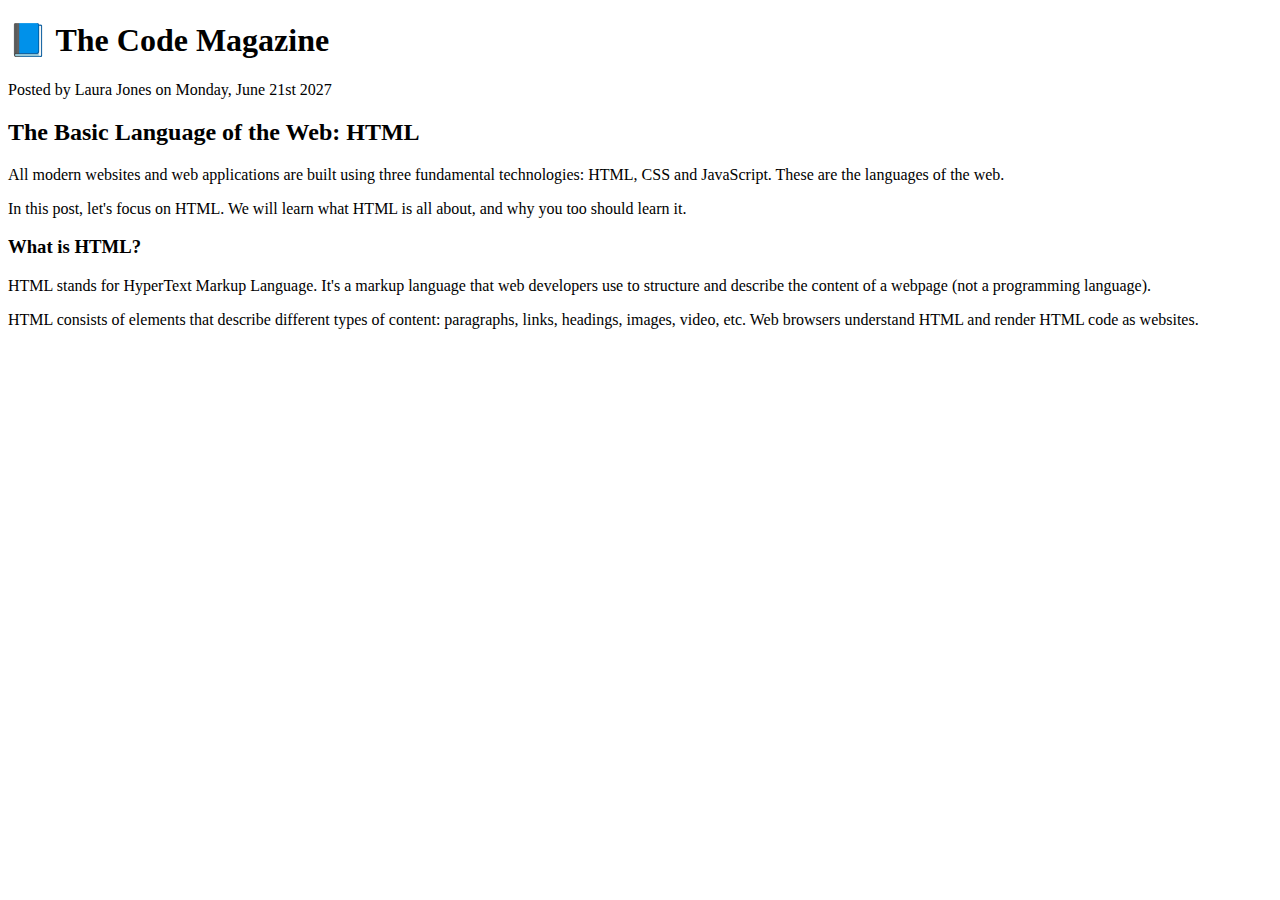
<file: starter/02-HTML-Fundamentals/index.html>
<!DOCTYPE html>
<html>
  <head>
    <title>The Basic Language of the Web: HTML</title>
  </head>
  <body>
    <h1>📘 The Code Magazine</h1>
    <p>Posted by Laura Jones on Monday, June 21st 2027</p>

    <h2>The Basic Language of the Web: HTML</h2>
    <p>
      All modern websites and web applications are built using three fundamental
      technologies: HTML, CSS and JavaScript. These are the languages of the
      web.
    </p>

    <p>
      In this post, let's focus on HTML. We will learn what HTML is all about,
      and why you too should learn it.
    </p>

    <h3>What is HTML?</h3>
    <p>
      HTML stands for HyperText Markup Language. It's a markup language that web
      developers use to structure and describe the content of a webpage (not a
      programming language).
    </p>

    <p>
      HTML consists of elements that describe different types of content:
      paragraphs, links, headings, images, video, etc. Web browsers understand
      HTML and render HTML code as websites.
    </p>

    <h3></h3>
  </body>
</html>
</file>
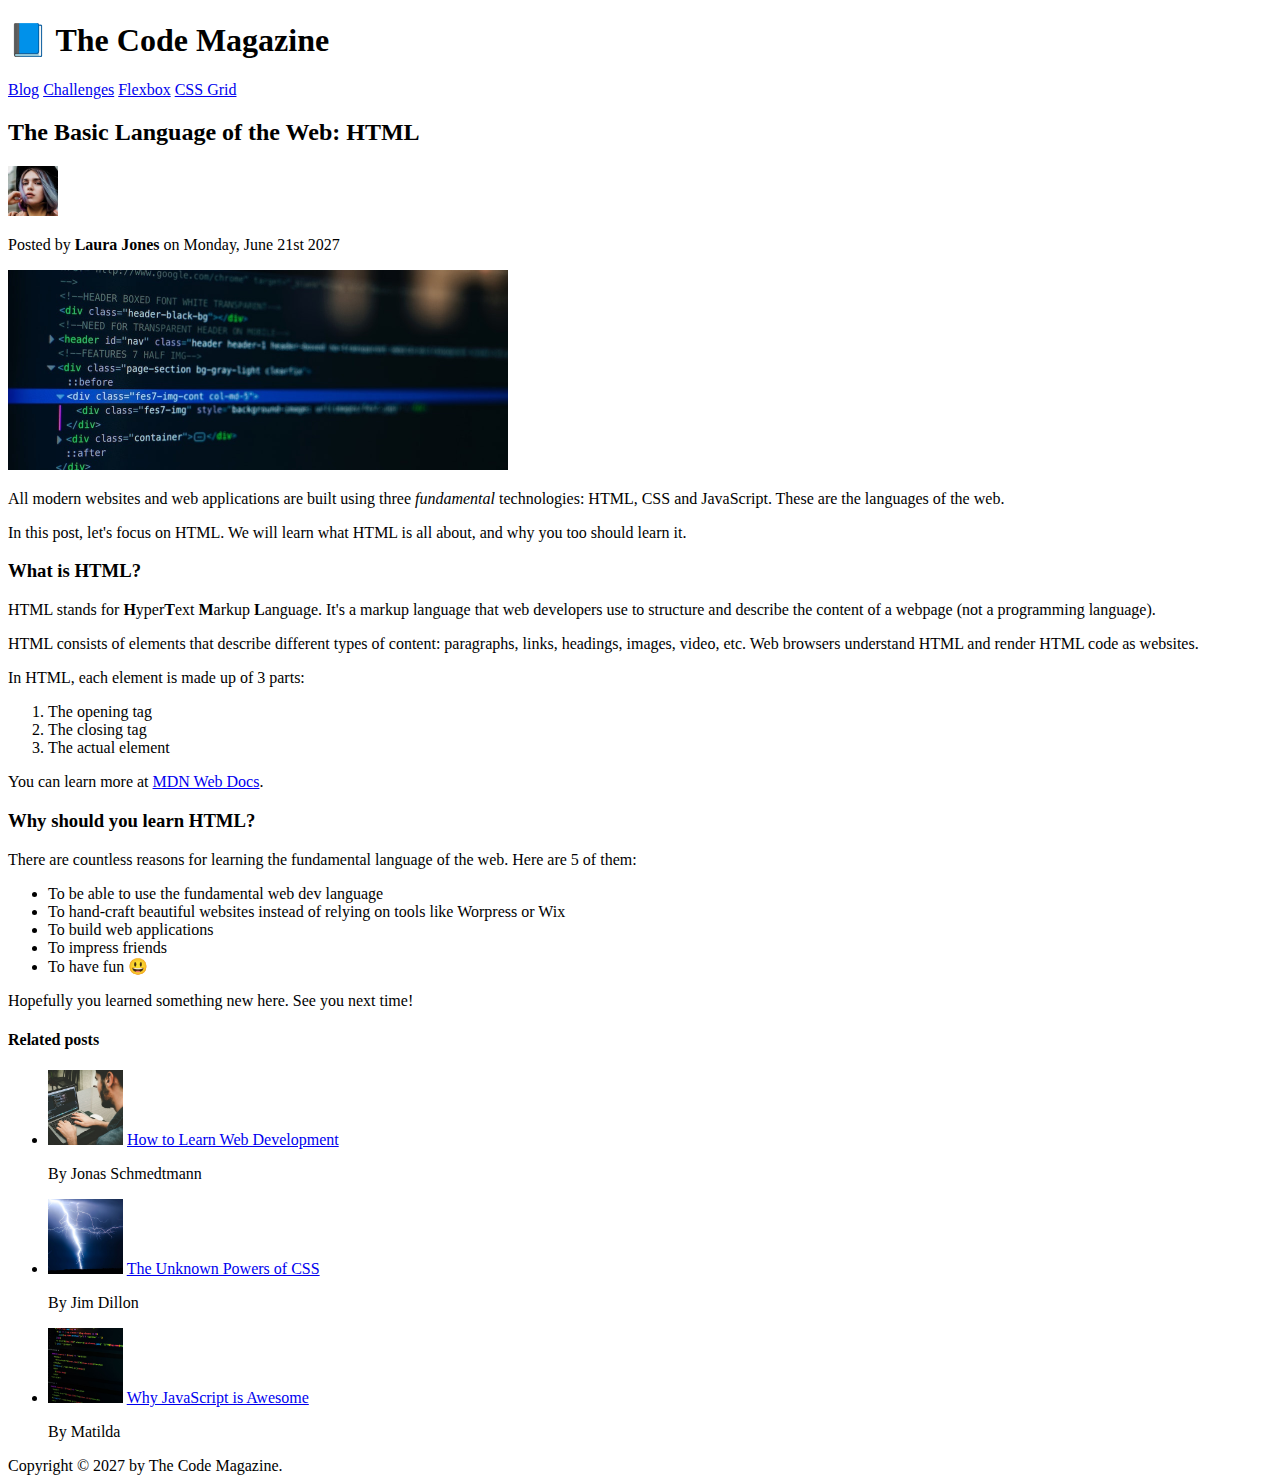
<file: starter/03-CSS-Fundamentals/index.html>
<!DOCTYPE html>
<html lang="en">
  <head>
    <meta charset="UTF-8" />
    <title>The Basic Language of the Web: HTML</title>
  </head>

  <body>
    <!--
    <h1>The Basic Language of the Web: HTML</h1>
    <h2>The Basic Language of the Web: HTML</h2>
    <h3>The Basic Language of the Web: HTML</h3>
    <h4>The Basic Language of the Web: HTML</h4>
    <h5>The Basic Language of the Web: HTML</h5>
    <h6>The Basic Language of the Web: HTML</h6>
    -->

    <header>
      <h1>📘 The Code Magazine</h1>

      <nav>
        <a href="blog.html">Blog</a>
        <a href="#">Challenges</a>
        <a href="#">Flexbox</a>
        <a href="#">CSS Grid</a>
      </nav>
    </header>

    <article>
      <header>
        <h2>The Basic Language of the Web: HTML</h2>

        <img
          src="img/laura-jones.jpg"
          alt="Headshot of Laura Jones"
          height="50"
          width="50"
        />

        <p>Posted by <strong>Laura Jones</strong> on Monday, June 21st 2027</p>

        <img
          src="img/post-img.jpg"
          alt="HTML code on a screen"
          width="500"
          height="200"
        />
      </header>

      <p>
        All modern websites and web applications are built using three
        <em>fundamental</em>
        technologies: HTML, CSS and JavaScript. These are the languages of the
        web.
      </p>

      <p>
        In this post, let's focus on HTML. We will learn what HTML is all about,
        and why you too should learn it.
      </p>

      <h3>What is HTML?</h3>
      <p>
        HTML stands for <strong>H</strong>yper<strong>T</strong>ext
        <strong>M</strong>arkup <strong>L</strong>anguage. It's a markup
        language that web developers use to structure and describe the content
        of a webpage (not a programming language).
      </p>
      <p>
        HTML consists of elements that describe different types of content:
        paragraphs, links, headings, images, video, etc. Web browsers understand
        HTML and render HTML code as websites.
      </p>
      <p>In HTML, each element is made up of 3 parts:</p>

      <ol>
        <li>The opening tag</li>
        <li>The closing tag</li>
        <li>The actual element</li>
      </ol>

      <p>
        You can learn more at
        <a
          href="https://developer.mozilla.org/en-US/docs/Web/HTML"
          target="_blank"
          >MDN Web Docs</a
        >.
      </p>

      <h3>Why should you learn HTML?</h3>

      <p>
        There are countless reasons for learning the fundamental language of the
        web. Here are 5 of them:
      </p>

      <ul>
        <li>To be able to use the fundamental web dev language</li>
        <li>
          To hand-craft beautiful websites instead of relying on tools like
          Worpress or Wix
        </li>
        <li>To build web applications</li>
        <li>To impress friends</li>
        <li>To have fun 😃</li>
      </ul>

      <p>Hopefully you learned something new here. See you next time!</p>
    </article>

    <aside>
      <h4>Related posts</h4>

      <ul>
        <li>
          <img
            src="img/related-1.jpg"
            alt="Person programming"
            width="75"
            width="75"
          />
          <a href="#">How to Learn Web Development</a>
          <p>By Jonas Schmedtmann</p>
        </li>
        <li>
          <img src="img/related-2.jpg" alt="Lightning" width="75" heigth="75" />
          <a href="#">The Unknown Powers of CSS</a>
          <p>By Jim Dillon</p>
        </li>
        <li>
          <img
            src="img/related-3.jpg"
            alt="JavaScript code on a screen"
            width="75"
            height="75"
          />
          <a href="#">Why JavaScript is Awesome</a>
          <p>By Matilda</p>
        </li>
      </ul>
    </aside>

    <footer>Copyright &copy; 2027 by The Code Magazine.</footer>
  </body>
</html>
</file>
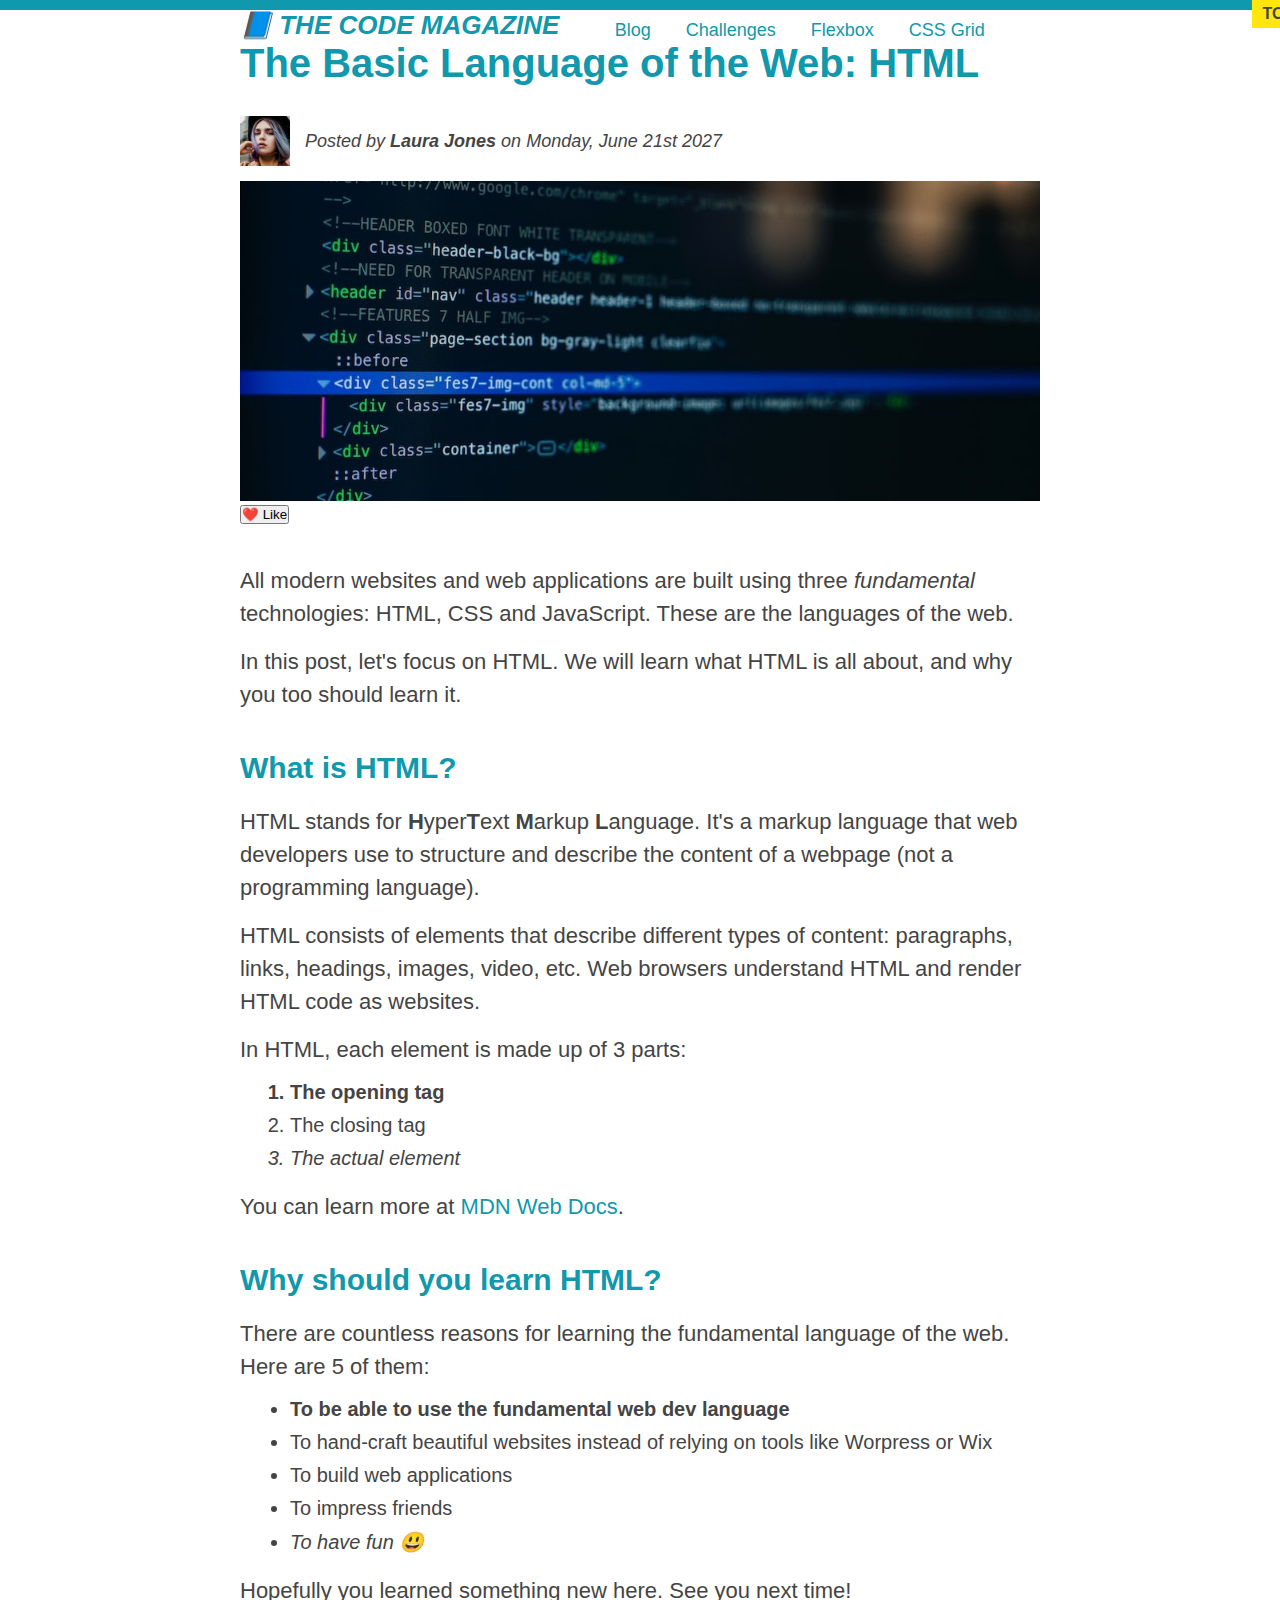
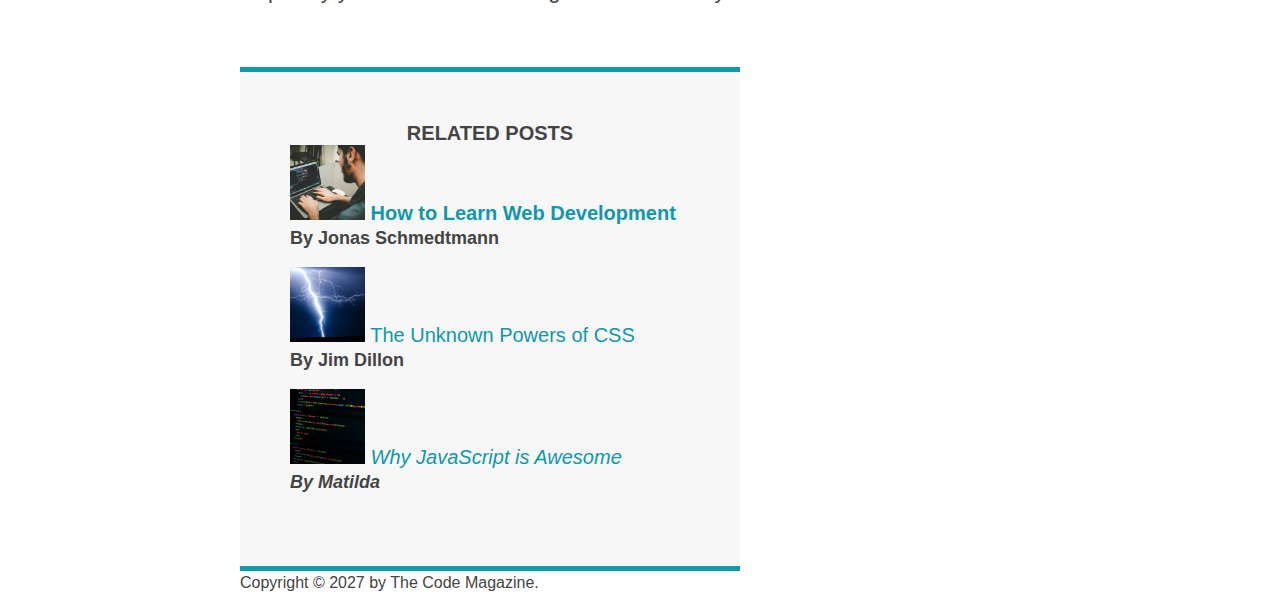
<file: starter/04-CSS-Layouts/index.html>
<!DOCTYPE html>
<html lang="en">
  <head>
    <meta charset="UTF-8" />
    <link href="style.css" rel="stylesheet" />

    <title>The Basic Language of the Web: HTML</title>
  </head>

  <body>
    <!--
    <h1>The Basic Language of the Web: HTML</h1>
    <h2>The Basic Language of the Web: HTML</h2>
    <h3>The Basic Language of the Web: HTML</h3>
    <h4>The Basic Language of the Web: HTML</h4>
    <h5>The Basic Language of the Web: HTML</h5>
    <h6>The Basic Language of the Web: HTML</h6>
    -->

    <div class="container">
      <header class="main-header clearfix">
        <h1>📘 The Code Magazine</h1>

        <nav>
          <!-- <strong>This is the navigation</strong> -->
          <a href="blog.html">Blog</a>
          <a href="#">Challenges</a>
          <a href="#">Flexbox</a>
          <a href="#">CSS Grid</a>
        </nav>

        <!-- <div class="clear"></div> -->
      </header>

      <article>
        <header class="post-header">
          <h2>The Basic Language of the Web: HTML</h2>

          <div class="author-box">
            <img
              class="author-img"
              src="img/laura-jones.jpg"
              alt="Headshot of Laura Jones"
              height="50"
              width="50"
            />

            <p id="author">
              Posted by <strong>Laura Jones</strong> on Monday, June 21st 2027
            </p>
          </div>

          <img
            src="img/post-img.jpg"
            alt="HTML code on a screen"
            width="500"
            height="200"
            class="post-img"
          />
          <button>❤️ Like</button>
        </header>

        <p>
          All modern websites and web applications are built using three
          <em>fundamental</em>
          technologies: HTML, CSS and JavaScript. These are the languages of the
          web.
        </p>

        <p>
          In this post, let's focus on HTML. We will learn what HTML is all
          about, and why you too should learn it.
        </p>

        <h3>What is HTML?</h3>
        <p>
          HTML stands for <strong>H</strong>yper<strong>T</strong>ext
          <strong>M</strong>arkup <strong>L</strong>anguage. It's a markup
          language that web developers use to structure and describe the content
          of a webpage (not a programming language).
        </p>
        <p>
          HTML consists of elements that describe different types of content:
          paragraphs, links, headings, images, video, etc. Web browsers
          understand HTML and render HTML code as websites.
        </p>
        <p>In HTML, each element is made up of 3 parts:</p>

        <ol>
          <li class="first-li">The opening tag</li>
          <li>The closing tag</li>
          <li>The actual element</li>
        </ol>

        <p>
          You can learn more at
          <a
            href="https://developer.mozilla.org/en-US/docs/Web/HTML"
            target="_blank"
            >MDN Web Docs</a
          >.
        </p>

        <h3>Why should you learn HTML?</h3>

        <p>
          There are countless reasons for learning the fundamental language of
          the web. Here are 5 of them:
        </p>

        <ul>
          <li class="first-li">
            To be able to use the fundamental web dev language
          </li>
          <li>
            To hand-craft beautiful websites instead of relying on tools like
            Worpress or Wix
          </li>
          <li>To build web applications</li>
          <li>To impress friends</li>
          <li>To have fun 😃</li>
        </ul>

        <p>Hopefully you learned something new here. See you next time!</p>
      </article>

      <aside>
        <h4>Related posts</h4>

        <ul class="related">
          <li>
            <img
              src="img/related-1.jpg"
              alt="Person programming"
              width="75"
              height="75"
            />
            <a href="#">How to Learn Web Development</a>
            <p class="related-author">By Jonas Schmedtmann</p>
          </li>
          <li>
            <img
              src="img/related-2.jpg"
              alt="Lightning"
              width="75"
              height="75"
            />
            <a href="#">The Unknown Powers of CSS</a>
            <p class="related-author">By Jim Dillon</p>
          </li>
          <li>
            <img
              src="img/related-3.jpg"
              alt="JavaScript code on a screen"
              width="75"
              height="75"
            />
            <a href="#">Why JavaScript is Awesome</a>
            <p class="related-author">By Matilda</p>
          </li>
        </ul>
      </aside>

      <footer>
        <p id="copyright" class="copyright text">
          Copyright &copy; 2027 by The Code Magazine.
        </p>
      </footer>
    </div>
  </body>
</html>
</file>
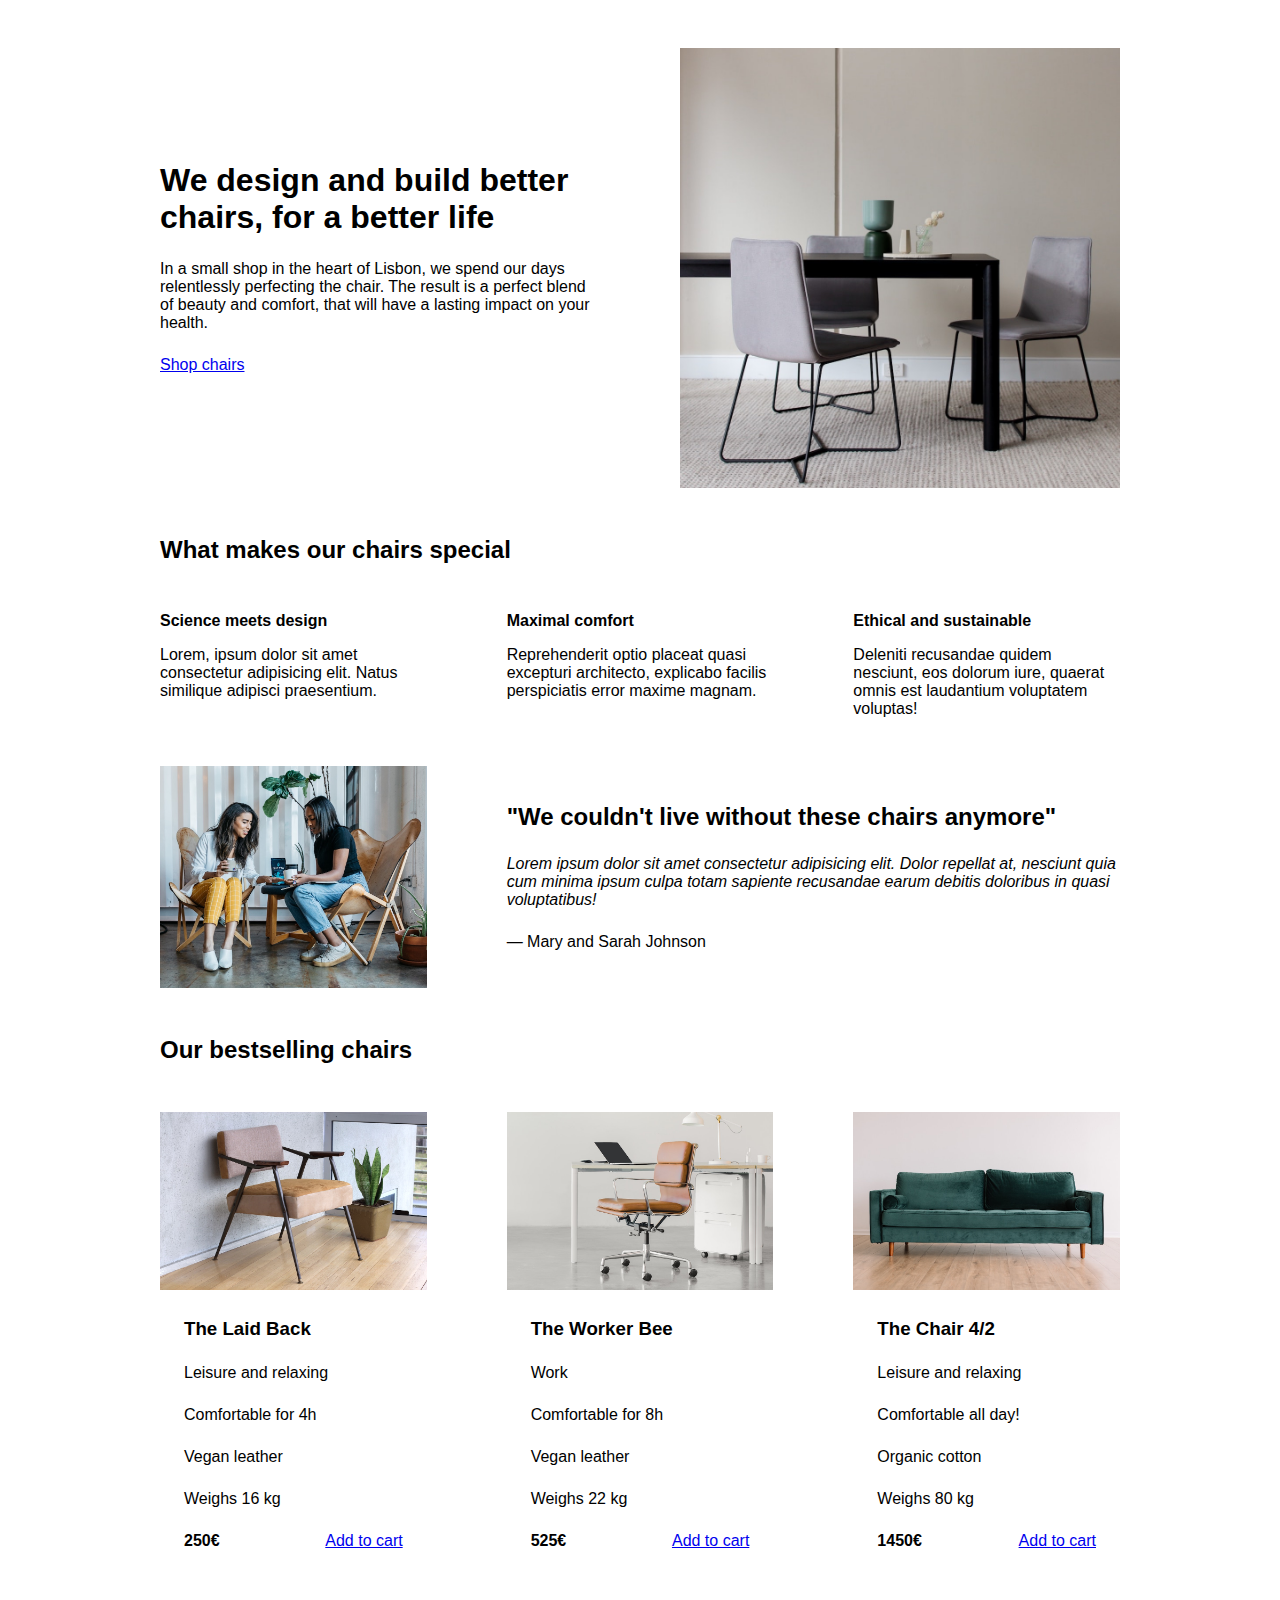
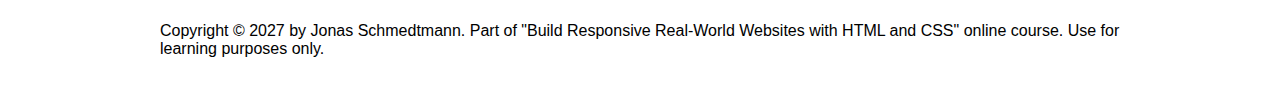
<file: starter/05-Design/index.html>
<!DOCTYPE html>
<html lang="en">
  <head>
    <meta charset="UTF-8" />
    <meta http-equiv="X-UA-Compatible" content="IE=edge" />
    <meta name="viewport" content="width=device-width, initial-scale=1.0" />

    <link rel="stylesheet" href="style.css" />
    <title>Lisbon Chair Shop</title>
  </head>
  <body>
    <div class="container">
      <header>
        <div class="header-text-box">
          <h1>We design and build better chairs, for a better life</h1>
          <p class="header-text">
            In a small shop in the heart of Lisbon, we spend our days
            relentlessly perfecting the chair. The result is a perfect blend of
            beauty and comfort, that will have a lasting impact on your health.
          </p>
          <a class="btn btn--big" href="#">Shop chairs</a>
        </div>
        <img src="hero.jpg" alt="Photo" />
      </header>

      <section>
        <h2>What makes our chairs special</h2>
        <div class="grid-3-cols">
          <div>
            <p class="features-title"><strong>Science meets design</strong></p>
            <p class="features-text">
              Lorem, ipsum dolor sit amet consectetur adipisicing elit. Natus
              similique adipisci praesentium.
            </p>
          </div>

          <div>
            <p class="features-title">
              <strong>Maximal comfort</strong>
            </p>
            <p class="features-text">
              Reprehenderit optio placeat quasi excepturi architecto, explicabo
              facilis perspiciatis error maxime magnam.
            </p>
          </div>

          <div>
            <p class="features-title">
              <strong>Ethical and sustainable</strong>
            </p>
            <p class="features-text">
              Deleniti recusandae quidem nesciunt, eos dolorum iure, quaerat
              omnis est laudantium voluptatem voluptas!
            </p>
          </div>
        </div>
      </section>

      <section class="testimonial-section">
        <div class="grid-3-cols">
          <img src="customers.jpg" alt="People sitting on chairs" />
          <div class="testimonial-box">
            <h2>"We couldn't live without these chairs anymore"</h2>
            <blockquote class="testimonial-text">
              Lorem ipsum dolor sit amet consectetur adipisicing elit. Dolor
              repellat at, nesciunt quia cum minima ipsum culpa totam sapiente
              recusandae earum debitis doloribus in quasi voluptatibus!
            </blockquote>
            <p class="testimonial-author">&mdash; Mary and Sarah Johnson</p>
          </div>
        </div>
      </section>

      <section>
        <h2>Our bestselling chairs</h2>
        <div class="grid-3-cols">
          <figure class="chair">
            <img src="chair-1.jpg" alt="Chair" />
            <div class="chair-box">
              <h3>The Laid Back</h3>
              <ul class="chair-details">
                <li>
                  <!-- Span is a generic INLINE text element, it doesn't have any meaning. It's like a div element, but inline -->
                  <span>Leisure and relaxing</span>
                </li>
                <li>
                  <span>Comfortable for 4h</span>
                </li>
                <li>
                  <span>Vegan leather</span>
                </li>
                <li>
                  <span>Weighs 16 kg</span>
                </li>
              </ul>
              <div class="chair-price">
                <strong>250€</strong>
                <a href="#" class="btn btn--small">Add to cart</a>
              </div>
            </div>
          </figure>

          <figure class="chair">
            <img src="chair-2.jpg" alt="Chair" />
            <div class="chair-box">
              <h3>The Worker Bee</h3>
              <ul class="chair-details">
                <li>
                  <span>Work</span>
                </li>
                <li>
                  <span>Comfortable for 8h</span>
                </li>
                <li>
                  <span>Vegan leather</span>
                </li>
                <li>
                  <span>Weighs 22 kg</span>
                </li>
              </ul>
              <div class="chair-price">
                <strong>525€</strong>
                <a href="#" class="btn btn--small">Add to cart</a>
              </div>
            </div>
          </figure>

          <figure class="chair">
            <img src="chair-3.jpg" alt="Chair" />
            <div class="chair-box">
              <h3>The Chair 4/2</h3>
              <ul class="chair-details">
                <li>
                  <span>Leisure and relaxing</span>
                </li>
                <li>
                  <span>Comfortable all day!</span>
                </li>
                <li>
                  <span>Organic cotton</span>
                </li>
                <li>
                  <span>Weighs 80 kg</span>
                </li>
              </ul>
              <div class="chair-price">
                <strong>1450€</strong>
                <a href="#" class="btn btn--small">Add to cart</a>
              </div>
            </div>
          </figure>
        </div>
      </section>

      <footer>
        Copyright &copy; 2027 by Jonas Schmedtmann. Part of "Build Responsive
        Real-World Websites with HTML and CSS" online course. Use for learning
        purposes only.
      </footer>
    </div>
  </body>
</html>
</file>
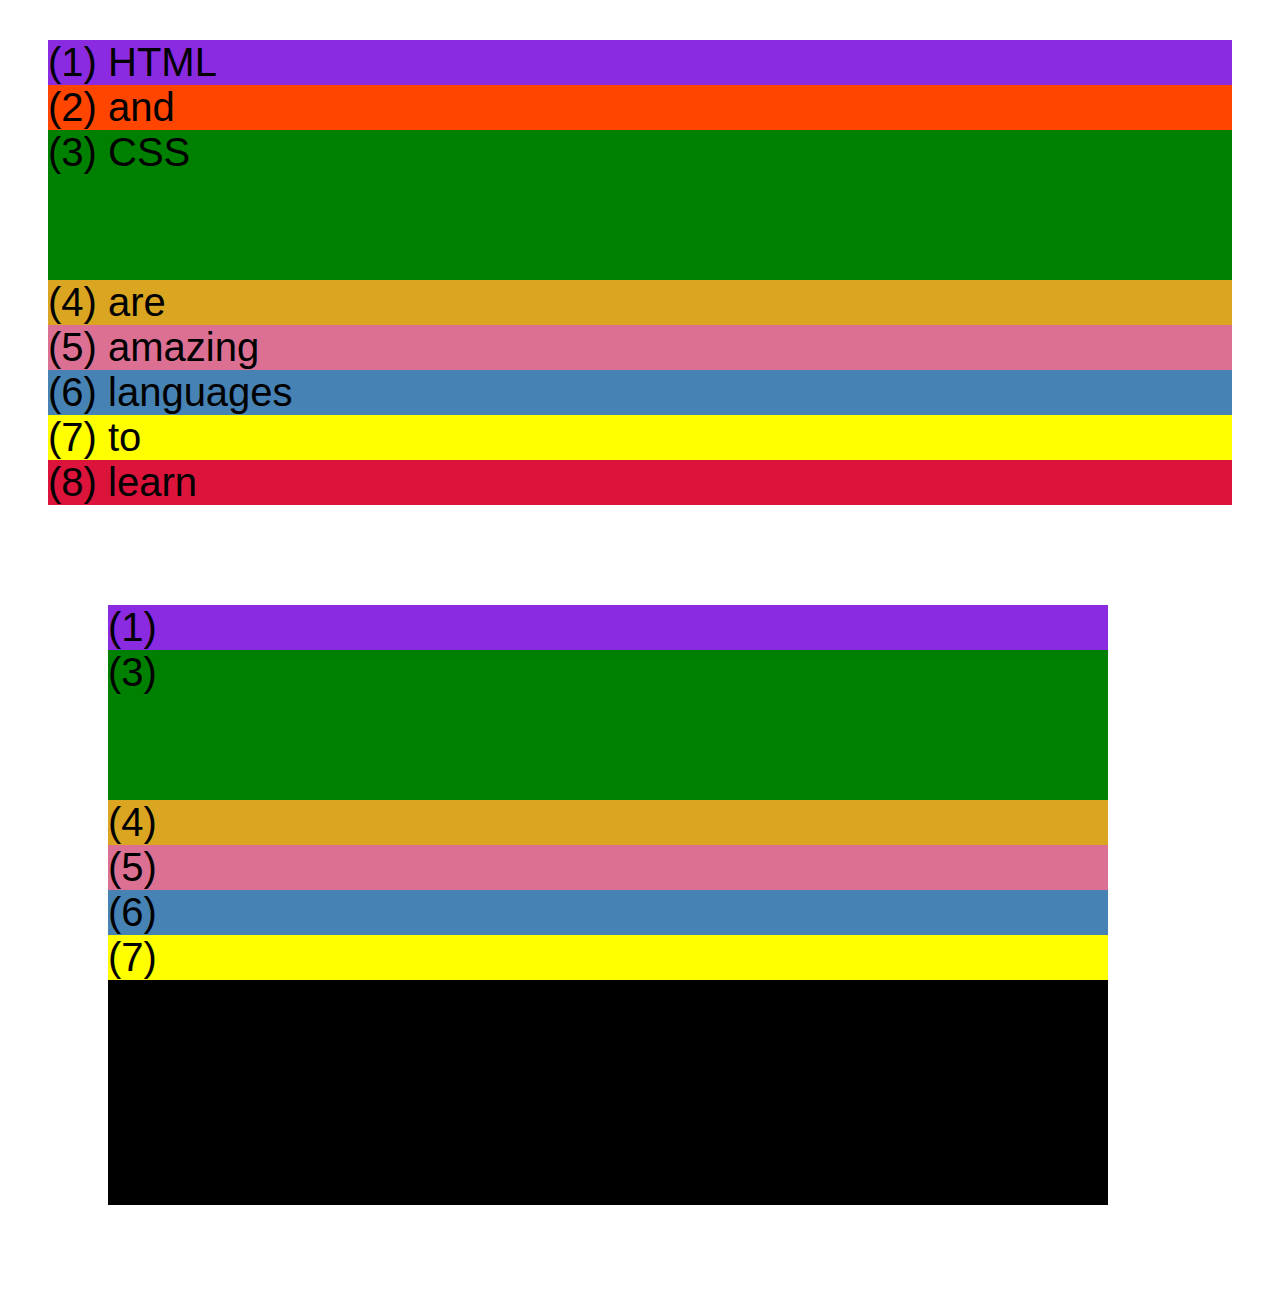
<file: starter/04-CSS-Layouts/css-grid.html>
<!DOCTYPE html>
<html lang="en">
  <head>
    <meta charset="UTF-8" />
    <meta http-equiv="X-UA-Compatible" content="IE=edge" />
    <meta name="viewport" content="width=device-width, initial-scale=1.0" />
    <title>CSS Grid</title>
    <style>
      .el--1 {
        background-color: blueviolet;
      }
      .el--2 {
        background-color: orangered;
      }
      .el--3 {
        background-color: green;
        height: 150px;
      }
      .el--4 {
        background-color: goldenrod;
      }
      .el--5 {
        background-color: palevioletred;
      }
      .el--6 {
        background-color: steelblue;
      }
      .el--7 {
        background-color: yellow;
      }
      .el--8 {
        background-color: crimson;
      }

      .container--1 {
        /* STARTER */
        font-family: sans-serif;
        background-color: #ddd;
        font-size: 40px;
        margin: 40px;

        /* CSS GRID */
      }

      .container--2 {
        /* STARTER */
        font-family: sans-serif;
        background-color: black;
        font-size: 40px;
        margin: 100px;

        width: 1000px;
        height: 600px;

        /* CSS GRID */
      }
    </style>
  </head>
  <body>
    <div class="container--1">
      <div class="el el--1">(1) HTML</div>
      <div class="el el--2">(2) and</div>
      <div class="el el--3">(3) CSS</div>
      <div class="el el--4">(4) are</div>
      <div class="el el--5">(5) amazing</div>
      <div class="el el--6">(6) languages</div>
      <div class="el el--7">(7) to</div>
      <div class="el el--8">(8) learn</div>
    </div>

    <div class="container--2">
      <div class="el el--1">(1)</div>
      <div class="el el--3">(3)</div>
      <div class="el el--4">(4)</div>
      <div class="el el--5">(5)</div>
      <div class="el el--6">(6)</div>
      <div class="el el--7">(7)</div>
    </div>
  </body>
</html>
</file>
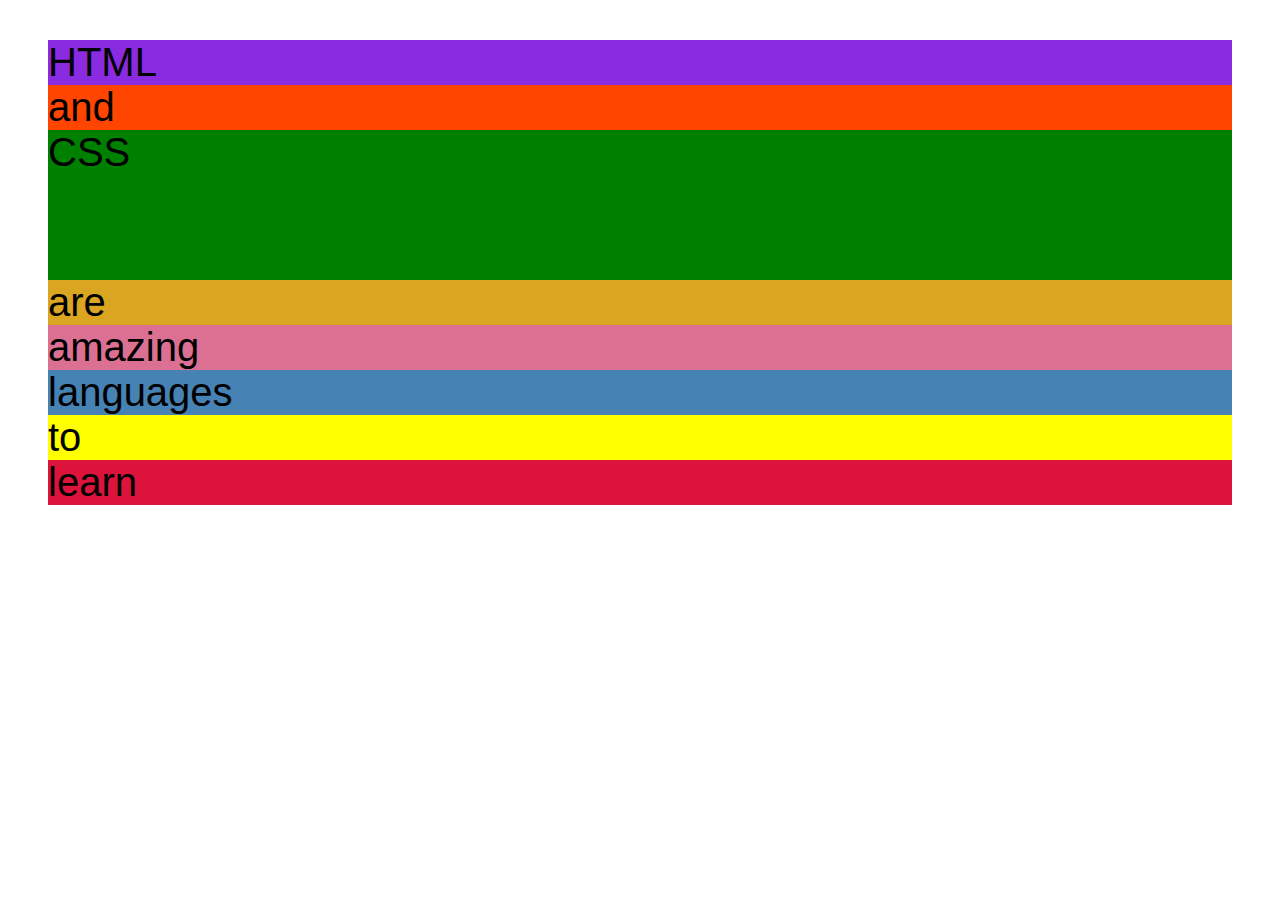
<file: starter/04-CSS-Layouts/flexbox.html>
<!DOCTYPE html>
<html lang="en">
  <head>
    <meta charset="UTF-8" />
    <meta http-equiv="X-UA-Compatible" content="IE=edge" />
    <meta name="viewport" content="width=device-width, initial-scale=1.0" />
    <title>Flexbox</title>
    <style>
      .el--1 {
        background-color: blueviolet;
      }
      .el--2 {
        background-color: orangered;
      }
      .el--3 {
        background-color: green;
        height: 150px;
      }
      .el--4 {
        background-color: goldenrod;
      }
      .el--5 {
        background-color: palevioletred;
      }
      .el--6 {
        background-color: steelblue;
      }
      .el--7 {
        background-color: yellow;
      }
      .el--8 {
        background-color: crimson;
      }

      .container {
        /* STARTER */
        font-family: sans-serif;
        background-color: #ddd;
        font-size: 40px;
        margin: 40px;

        /* FLEXBOX */
      }
    </style>
  </head>
  <body>
    <div class="container">
      <div class="el el--1">HTML</div>
      <div class="el el--2">and</div>
      <div class="el el--3">CSS</div>
      <div class="el el--4">are</div>
      <div class="el el--5">amazing</div>
      <div class="el el--6">languages</div>
      <div class="el el--7">to</div>
      <div class="el el--8">learn</div>
    </div>
  </body>
</html>
</file>
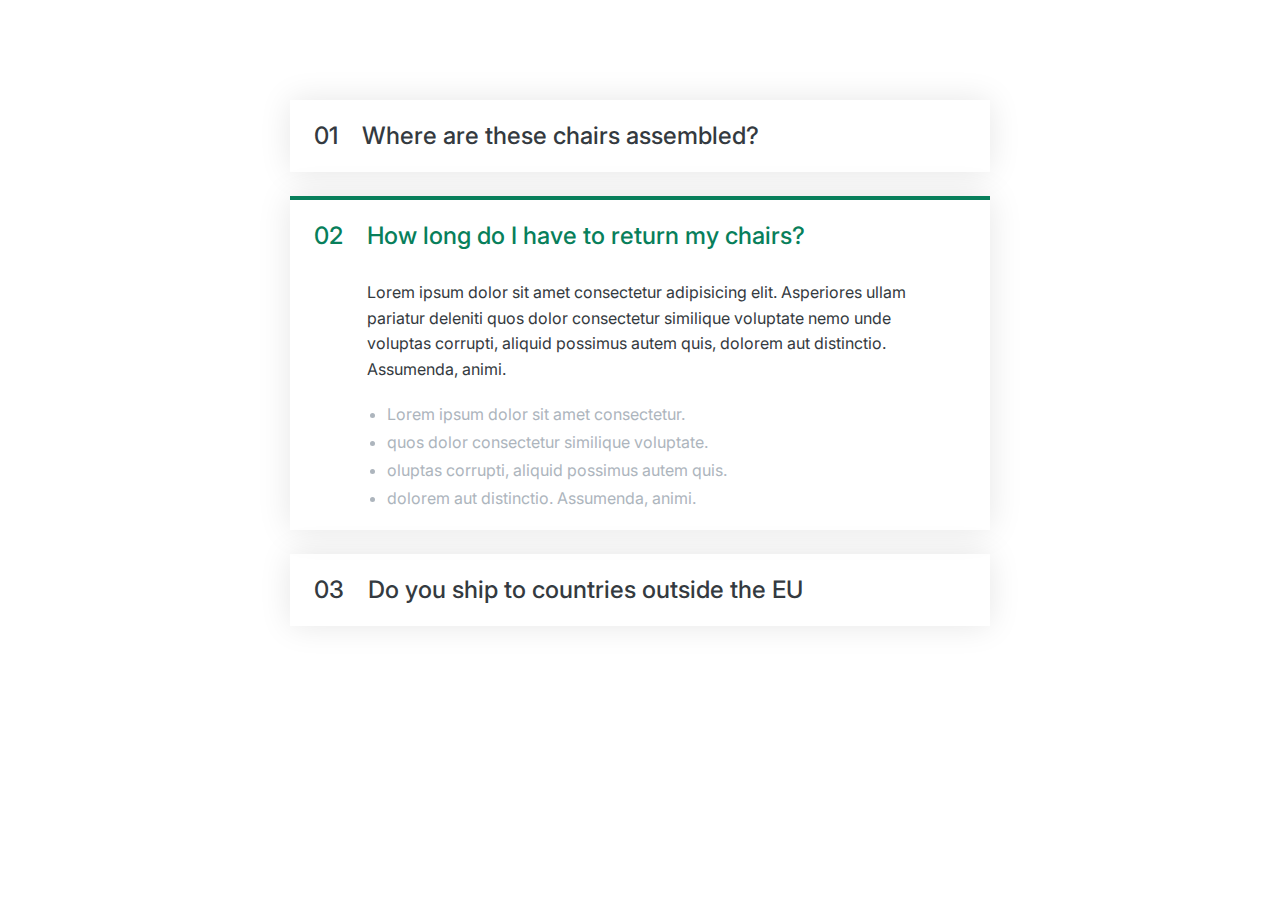
<file: starter/06-Components/01-accordion.html>
<!DOCTYPE html>
<html lang="en">
  <head>
    <meta charset="UTF-8" />
    <meta http-equiv="X-UA-Compatible" content="IE=edge" />
    <meta name="viewport" content="width=device-width, initial-scale=1.0" />
    <link
      href="https://fonts.googleapis.com/css2?family=Inter:wght@400;500;700&display=swap"
      rel="stylesheet"
    />
    <title>Accordion Component</title>

    <style>
      /*
            SPACING SYSTEM (px)
            2 / 4 / 8 / 12 / 16 / 24 / 32 / 48 / 64 / 80 / 96 / 128

            FONT SIZE SYSTEM (px)
            10 / 12 / 14 / 16 / 18 / 20 / 24 / 30 / 36 / 44 / 52 / 62 / 74 / 86 / 98
            */

      /*
            MAIN COLOR: #087f5b
            GREY COLOR: #343a40
            */

      * {
        margin: 0;
        padding: 0;
        box-sizing: border-box;
      }

      /* ------------------------ */
      /* GENERAL STYLES */
      /* ------------------------ */
      body {
        font-family: "Inter", sans-serif;
        color: #343a40;
        line-height: 1;
      }

      .accordion {
        width: 700px;
        margin: 100px auto;

        display: flex;
        flex-direction: column;
        gap: 24px;
      }

      .item {
        box-shadow: 0 0 32px rgba(0, 0, 0, 0.1);
        padding: 24px;

        display: grid;
        grid-template-columns: auto 1fr auto;
        column-gap: 24px;
        row-gap: 32px;
        align-items: center;
      }

      .number,
      .text {
        font-size: 24px;
        font-weight: 500;
      }

      .number {
        columns: #ced4da;
      }

      .text {
      }

      .icon {
        width: 24px;
        height: 24px;
        stroke: #087f5b;
      }

      .hidden-box {
        grid-column: 2;
        display: none;
      }

      .hidden-box p {
        line-height: 1.6;
        margin-bottom: 24px;
      }

      .hidden-box ul {
        color: #adb5bd;
        margin-left: 20px;

        display: flex;
        flex-direction: column;
        gap: 12px;
      }

      .open {
        border-top: 4px solid #087f5b;
      }

      .open .hidden-box {
        display: block;
      }

      .open .number,
      .open .text {
        color: #087f5b;
      }
    </style>
  </head>
  <body>
    <div class="accordion">
      <div class="item">
        <p class="number">01</p>
        <p class="text">Where are these chairs assembled?</p>
        <svg
          xmlns="http://www.w3.org/2000/svg"
          fill="none"
          viewBox="0 0 24 24"
          stroke-width="1.5"
          stroke="currentColor"
          class="w-6 h-6"
        >
          <path
            stroke-linecap="round"
            stroke-linejoin="round"
            d="M19.5 8.25l-7.5 7.5-7.5-7.5"
          />
        </svg>

        <div class="hidden-box">
          <p>
            Lorem ipsum dolor sit amet consectetur adipisicing elit. Asperiores
            ullam pariatur deleniti quos dolor consectetur similique voluptate
            nemo unde voluptas corrupti, aliquid possimus autem quis, dolorem
            aut distinctio. Assumenda, animi.
          </p>
          <ul>
            <li>Lorem ipsum dolor sit amet consectetur.</li>
            <li>quos dolor consectetur similique voluptate.</li>
            <li>oluptas corrupti, aliquid possimus autem quis.</li>
            <li>dolorem aut distinctio. Assumenda, animi.</li>
          </ul>
        </div>
      </div>

      <div class="item open">
        <p class="number">02</p>
        <p class="text">How long do I have to return my chairs?</p>
        <svg
          xmlns="http://www.w3.org/2000/svg"
          fill="none"
          viewBox="0 0 24 24"
          stroke-width="1.5"
          stroke="currentColor"
          class="w-6 h-6"
        >
          <path
            stroke-linecap="round"
            stroke-linejoin="round"
            d="M19.5 8.25l-7.5 7.5-7.5-7.5"
          />
        </svg>

        <div class="hidden-box">
          <p>
            Lorem ipsum dolor sit amet consectetur adipisicing elit. Asperiores
            ullam pariatur deleniti quos dolor consectetur similique voluptate
            nemo unde voluptas corrupti, aliquid possimus autem quis, dolorem
            aut distinctio. Assumenda, animi.
          </p>
          <ul>
            <li>Lorem ipsum dolor sit amet consectetur.</li>
            <li>quos dolor consectetur similique voluptate.</li>
            <li>oluptas corrupti, aliquid possimus autem quis.</li>
            <li>dolorem aut distinctio. Assumenda, animi.</li>
          </ul>
        </div>
      </div>

      <div class="item">
        <p class="number">03</p>
        <p class="text">Do you ship to countries outside the EU</p>
        <svg
          xmlns="http://www.w3.org/2000/svg"
          fill="none"
          viewBox="0 0 24 24"
          stroke-width="1.5"
          stroke="currentColor"
          class="w-6 h-6"
        >
          <path
            stroke-linecap="round"
            stroke-linejoin="round"
            d="M19.5 8.25l-7.5 7.5-7.5-7.5"
          />
        </svg>

        <div class="hidden-box">
          <p>
            Lorem ipsum dolor sit amet consectetur adipisicing elit. Asperiores
            ullam pariatur deleniti quos dolor consectetur similique voluptate
            nemo unde voluptas corrupti, aliquid possimus autem quis, dolorem
            aut distinctio. Assumenda, animi.
          </p>
          <ul>
            <li>Lorem ipsum dolor sit amet consectetur.</li>
            <li>quos dolor consectetur similique voluptate.</li>
            <li>oluptas corrupti, aliquid possimus autem quis.</li>
            <li>dolorem aut distinctio. Assumenda, animi.</li>
          </ul>
        </div>
      </div>
    </div>
  </body>
</html>
</file>
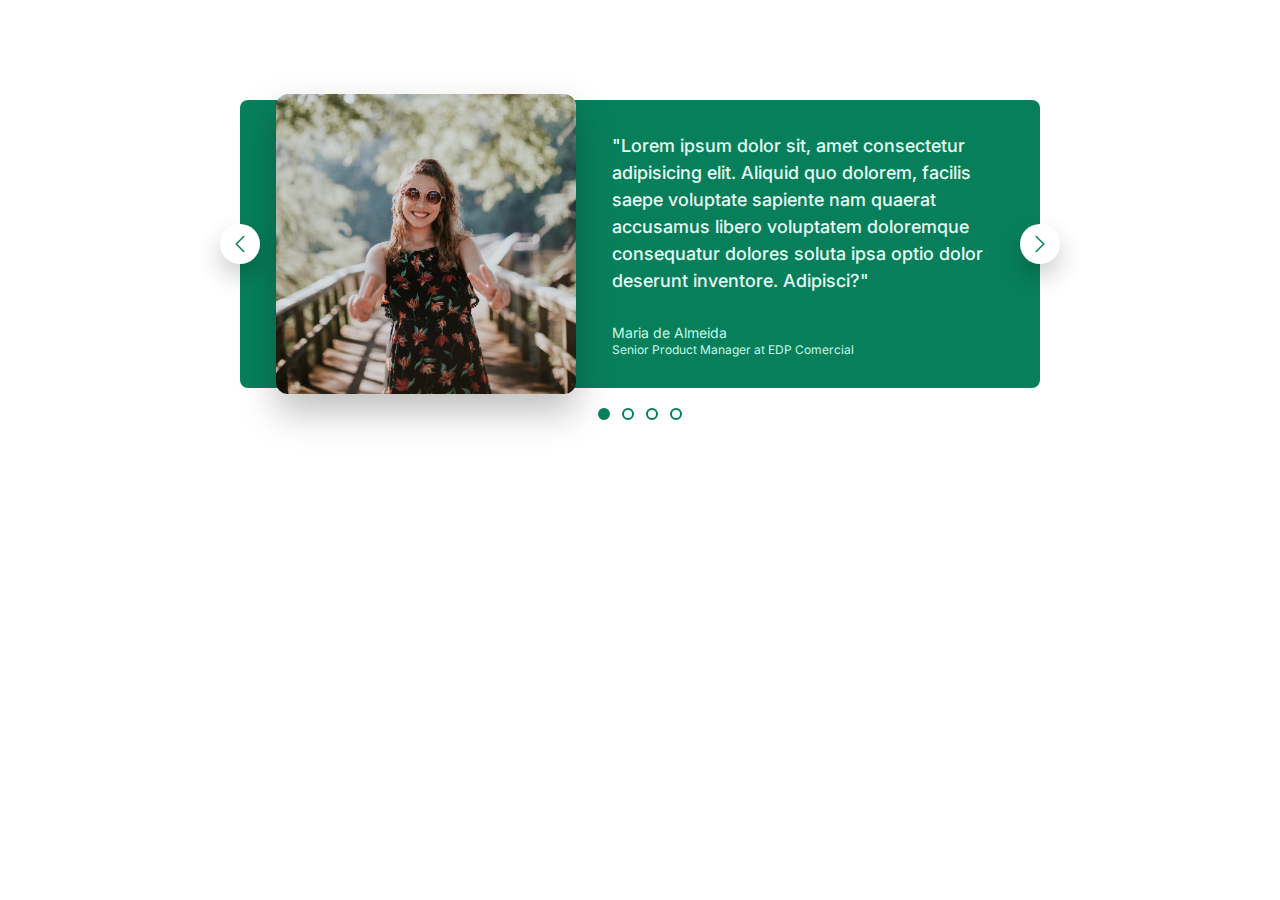
<file: starter/06-Components/02-carousel.html>
<!DOCTYPE html>
<html lang="en">
  <head>
    <meta charset="UTF-8" />
    <meta http-equiv="X-UA-Compatible" content="IE=edge" />
    <meta name="viewport" content="width=device-width, initial-scale=1.0" />
    <link
      href="https://fonts.googleapis.com/css2?family=Inter:wght@400;500;700&display=swap"
      rel="stylesheet"
    />
    <title>Carousel Component</title>

    <style>
      /*
            SPACING SYSTEM (px)
            2 / 4 / 8 / 12 / 16 / 24 / 32 / 48 / 64 / 80 / 96 / 128

            FONT SIZE SYSTEM (px)
            10 / 12 / 14 / 16 / 18 / 20 / 24 / 30 / 36 / 44 / 52 / 62 / 74 / 86 / 98
            */

      /*
            MAIN COLOR: #087f5b
            GREY COLOR: #343a40
            */

      * {
        margin: 0;
        padding: 0;
        box-sizing: border-box;
      }

      /* ------------------------ */
      /* GENERAL STYLES */
      /* ------------------------ */
      body {
        font-family: "Inter", sans-serif;
        color: #343a40;
        line-height: 1;
      }

      .carousel {
        width: 800px;
        margin: 100px auto;
        background-color: #087f5b;
        /* padding: 32px;
        padding-left: 86px;
        padding-right: 48px; */
        padding: 32px 48px 32px 86px;
        border-radius: 8px;
        color: #fff;
        position: relative;

        display: flex;
        align-items: center;
        gap: 86px;
      }

      img {
        height: 200px;
        border-radius: 8px;
        transform: scale(1.5);
        box-shadow: 0 12px 24px rgba(0, 0, 0, 0.25);
      }

      .testimonial-text {
        font-size: 18px;
        font-weight: 500;
        line-height: 1.5;
        margin-bottom: 32px;
        color: #e6fcf5;
      }

      .testimonial-author {
        font-size: 14px;
        margin-bottom: 4px;
        color: #c3fae8;
      }

      .testimonial-job {
        font-size: 12px;
        color: #c3fae8;
      }

      .btn {
        background-color: #fff;
        border: none;
        height: 40px;
        width: 40px;
        border-radius: 50%;
        position: absolute;
        box-shadow: 0 12px 24px rgba(0, 0, 0, 0.2);
        cursor: pointer;

        display: flex;
        align-items: center;
        justify-content: center;
        top: 50%;
      }

      .btn--left {
        left: 0;
        transform: translate(-50%, -50%);
      }

      .btn--right {
        right: 0;
        transform: translate(50%, -50%);
      }

      .btn-icon {
        height: 24px;
        width: 24px;
        stroke: #087f5b;
      }

      .dots {
        position: absolute;
        left: 50%;
        bottom: 0;
        transform: translate(-50%, 32px);

        display: flex;
        gap: 12px;
      }

      .dot {
        height: 12px;
        width: 12px;
        background-color: #fff;
        border: 2px solid #087f5b;
        border-radius: 50%;
        cursor: pointer;
      }

      .dot--fill {
        background-color: #087f5b;
      }
    </style>
  </head>
  <body>
    <div class="carousel">
      <img src="maria.jpg" alt="Maria de Almeida" />
      <blockquote class="testimonial">
        <p class="testimonial-text">
          "Lorem ipsum dolor sit, amet consectetur adipisicing elit. Aliquid quo
          dolorem, facilis saepe voluptate sapiente nam quaerat accusamus libero
          voluptatem doloremque consequatur dolores soluta ipsa optio dolor
          deserunt inventore. Adipisci?"
        </p>
        <p class="testimonial-author">Maria de Almeida</p>
        <p class="testimonial-job">Senior Product Manager at EDP Comercial</p>
      </blockquote>

      <button class="btn btn--left">
        <svg
          xmlns="http://www.w3.org/2000/svg"
          fill="none"
          viewBox="0 0 24 24"
          stroke-width="1.5"
          stroke="currentColor"
          class="btn-icon"
        >
          <path
            stroke-linecap="round"
            stroke-linejoin="round"
            d="M15.75 19.5L8.25 12l7.5-7.5"
          />
        </svg>
      </button>

      <button class="btn btn--right">
        <svg
          xmlns="http://www.w3.org/2000/svg"
          fill="none"
          viewBox="0 0 24 24"
          stroke-width="1.5"
          stroke="currentColor"
          class="btn-icon"
        >
          <path
            stroke-linecap="round"
            stroke-linejoin="round"
            d="M8.25 4.5l7.5 7.5-7.5 7.5"
          />
        </svg>
      </button>
      <div class="dots">
        <button class="dot dot--fill">&nbsp;</button>
        <button class="dot">&nbsp;</button>
        <button class="dot">&nbsp;</button>
        <button class="dot">&nbsp;</button>
      </div>
    </div>
  </body>
</html>
</file>
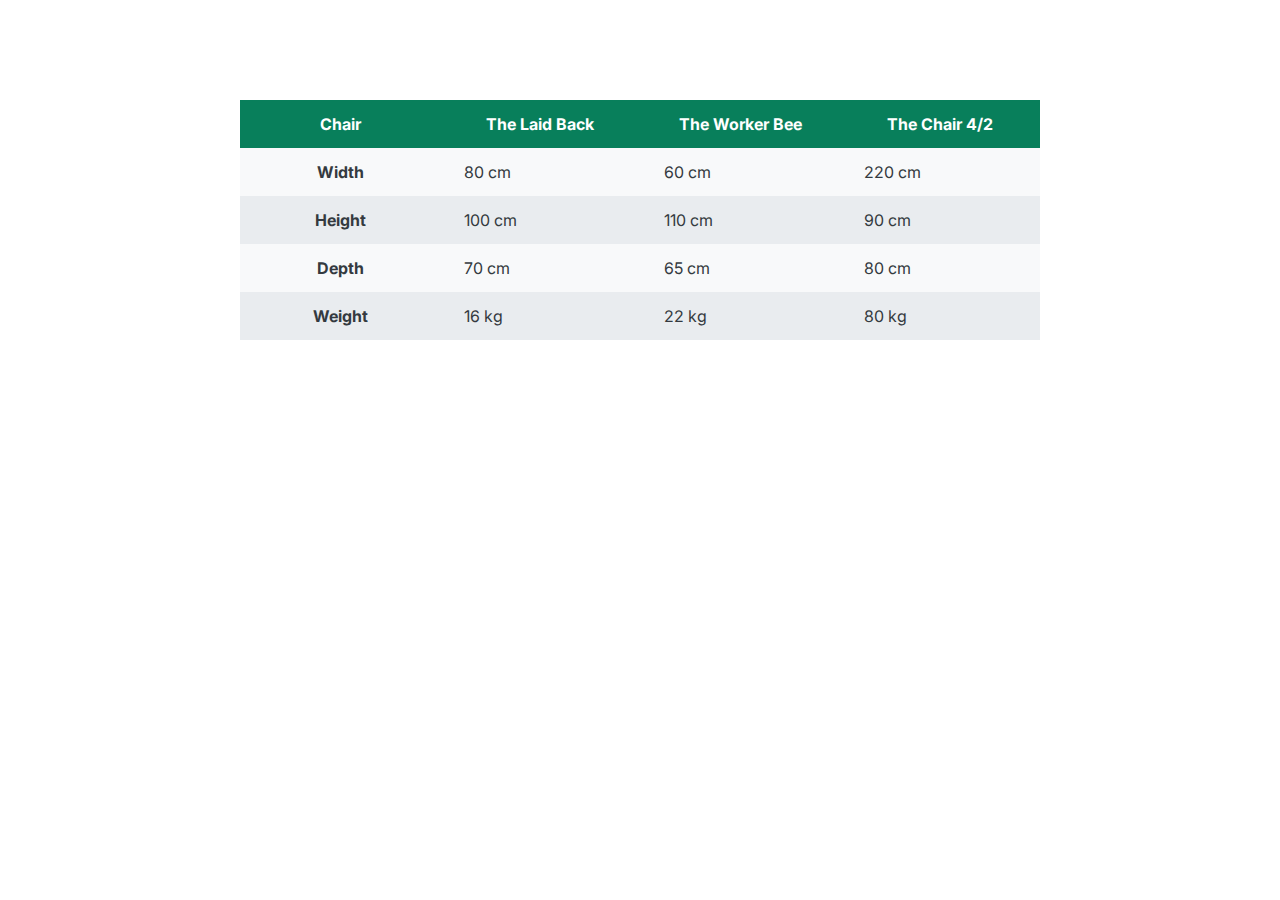
<file: starter/06-Components/03-table.html>
<!DOCTYPE html>
<html lang="en">
  <head>
    <meta charset="UTF-8" />
    <meta http-equiv="X-UA-Compatible" content="IE=edge" />
    <meta name="viewport" content="width=device-width, initial-scale=1.0" />
    <link
      href="https://fonts.googleapis.com/css2?family=Inter:wght@400;500;700&display=swap"
      rel="stylesheet"
    />
    <title>Accordion Component</title>

    <style>
      /*
            SPACING SYSTEM (px)
            2 / 4 / 8 / 12 / 16 / 24 / 32 / 48 / 64 / 80 / 96 / 128

            FONT SIZE SYSTEM (px)
            10 / 12 / 14 / 16 / 18 / 20 / 24 / 30 / 36 / 44 / 52 / 62 / 74 / 86 / 98
            */

      /*
            MAIN COLOR: #087f5b
            GREY COLOR: #343a40
            */

      * {
        margin: 0;
        padding: 0;
        box-sizing: border-box;
      }

      /* ------------------------ */
      /* GENERAL STYLES */
      /* ------------------------ */
      body {
        font-family: "Inter", sans-serif;
        color: #343a40;
        line-height: 1;

        display: flex;
        justify-content: center;
      }

      table{
        width: 800px;
        margin-top: 100px;
        /* border: 1px solid #343a40; */
        border-collapse: collapse;
      }

      th,td{
        /* border: 1px solid #343a40; */
        padding: 16px 24px;
      }

      thead tr{
        background-color: #087f5b;
        color: #fff;
      }

      thead th{
        width: 25%;
      }

      tbody tr:nth-child(odd){
        background-color: #f8f9fa;
      }

      tbody tr:nth-child(even){
        background-color: #e9ecef;
      }

    </style>
  </head>
  <body>
    <table>
      <thead>
        <tr>
          <th>Chair</th>
          <th>The Laid Back</th>
          <th>The Worker Bee</th>
          <th>The Chair 4/2</th>
        </tr>
      </thead>
      <tbody>
        <tr>
          <th>Width</th>
          <td>80 cm</td>
          <td>60 cm</td>
          <td>220 cm</td>
        </tr>
        <tr>
          <th>Height</td>
          <td>100 cm</td>
          <td>110 cm</td>
          <td>90 cm</td>
        </tr>
        <tr>
          <th>Depth</th>
          <td>70 cm</td>
          <td>65 cm</td>
          <td>80 cm</td>
        </tr>
        <tr>
          <th>Weight</th>
          <td>16 kg</td>
          <td>22 kg</td>
          <td>80 kg</td>
        </tr>
      </tbody>
    </table>
  </body>
</html>
</file>
<file: starter/04-CSS-Layouts/style.css>
* {
  /* border-top: 10px solid #1098ad; */
  margin: 0;
  padding: 0;
}

/* PAGE SECTIONS */
body {
  color: #444;
  font-family: sans-serif;

  border-top: 10px solid #1098ad;
  position: relative;
}

.container {
  width: 800px;
  /* margin-left: auto;
  margin-right: auto; */
  margin: 0 auto;
}

/* .main-header {
  background-color: #f7f7f7;
  padding: 20px 40px;
  margin-bottom: 60px;
} */

nav {
  font-size: 18px;
  /* text-align: center; */
}

article {
  margin-bottom: 60px;
}

.post-header {
  margin-bottom: 40px;
  /* position: relative; */
}

aside {
  background-color: #f7f7f7;
  border-top: 5px solid #1098ad;
  border-bottom: 5px solid #1098ad;
  /* padding-top: 50px;
  padding-bottom: 50px; */
  padding: 50px 0;
  width: 500px;
}

/* SMALLER ELEMENTS */
h1,
h2,
h3 {
  color: #1098ad;
}

h1 {
  font-size: 26px;
  text-transform: uppercase;
  font-style: italic;
}

h2 {
  font-size: 40px;
  margin-bottom: 30px;
}

h3 {
  font-size: 30px;
  margin-bottom: 20px;
  margin-top: 40px;
}

h4 {
  font-size: 20px;
  text-transform: uppercase;
  text-align: center;
}

p {
  font-size: 22px;
  line-height: 1.5;
  margin-bottom: 15px;
}

ul,
ol {
  margin-left: 50px;
  margin-bottom: 20px;
}

li {
  font-size: 20px;
  margin-bottom: 10px;
  /* display: inline; */
}

li:last-child {
  margin-bottom: 0;
}

/* footer p {
  font-size: 16px;
} */

/* article header p {
  font-style: italic;
} */

.author-img {
  float: left;
}

.author {
  padding-left: 80px;
  padding-top: 10px;
  float: left;
}

#author {
  font-style: italic;
  font-size: 18px;
}

#copyright {
  font-size: 16px;
}

.related-author {
  font-size: 18px;
  font-weight: bold;
}

/* ul {
  list-style: none;
} */

.related {
  list-style: none;
}

body {
  /* background-color: orangered; */
}

/* .first-li {
  font-weight: bold;
} */

li:first-child {
  font-weight: bold;
}

li:last-child {
  font-style: italic;
}

li:nth-child(even) {
  /* color: red; */
}

/* Misconception: this won't work! */
article p:first-child {
  color: red;
}

/* Styling links */
a:link {
  color: #1098ad;
  text-decoration: none;
}

a:visited {
  /* color: #777; */
  color: #1098ad;
}

a:hover {
  color: orangered;
  font-weight: bold;
  text-decoration: underline orangered;
}

a:active {
  background-color: black;
  font-style: italic;
}
/* LVHA */

.post-img {
  width: 100%;
  height: auto;
}

nav a:link {

  margin-right: 30px;
  margin-top: 10px;
  display: inline-block;
}

nav a:link:last-child {
  margin-right: 0;
}
/* 
button {
  font-size: 22px;
  padding: 20px;
  cursor: pointer;

  position: absolute;
  bottom: 50px;
  right: 50px;
}

.main-header h1 {
  float: left;
}

.main-header nav {
  float: right;
} */

.main-header{
  display: flex;
  align-items: center;
  justify-content: space-between;
}

.author-box{
  display: flex;
  align-items: center;
  margin-bottom: 15px;
}

#author{
  margin-bottom: 0;
  margin-left: 15px;
}

.clearfix::after {
  clear: both;
  content: "";
  display: block;
} */

/* .main-header .clear {
  clear: both;
} */

/* h1::first-letter {
  font-style: normal;
  margin-right: 5px;
}

h3 + p::first-line {
  /* color: red; */
}

h2 {
  /* background-color: orange; */
  position: relative;
}

h2::before {
  content: "TOP";
  background-color: #ffe70e;
  color: #444;
  font-size: 16px;
  font-weight: bold;
  display: inline-block;
  padding: 5px 10px;
  position: absolute;
  top: -10px;
  right: -25px;
} */

/* Resolving conflicts */
/* #copyright {
  color: red;
}

.copyright {
  color: blue;
}

.text {
  color: yellow;
}

footer p {
  color: green !important;
} */

/* nav a:link,
nav p {
  font-size: 18px;
} */
</file>
<file: starter/05-Design/style.css>
/*
SPACING SYSTEM (px)
2 / 4 / 8 / 12 / 16 / 24 / 32 / 48 / 64 / 80 / 96 / 128

FONT SIZE SYSTEM (px)
10 / 12 / 14 / 16 / 18 / 20 / 24 / 30 / 36 / 44 / 52 / 62 / 74 / 86 / 98
*/

* {
  margin: 0;
  padding: 0;
  box-sizing: border-box;
}

/* ------------------------ */
/* GENERAL STYLES */
/* ------------------------ */
body {
  font-family: sans-serif;
}

.container {
  width: 960px;
  margin: 0 auto;
}

header,
section {
  margin-bottom: 48px;
}

h2 {
  margin-bottom: 48px;
}

.grid-3-cols {
  display: grid;
  grid-template-columns: repeat(3, 1fr);
  column-gap: 80px;
}

/* ------------------------ */
/* COMPONENT STYLES */
/* ------------------------ */

/* HEADER */
header {
  display: grid;
  grid-template-columns: repeat(2, 1fr);
  column-gap: 80px;
  margin-top: 48px;
}

.header-text-box {
  align-self: center;
}

h1 {
  margin-bottom: 24px;
}

.header-text {
  margin-bottom: 24px;
}

img {
  width: 100%;
}

/* FEATURES */
.features-icon {
}

.features-title {
  margin-bottom: 16px;
}

.features-text {
}

/* TESTIMONIAL */
.testimonial-section {
}

.testimonial-box {
  grid-column: 2 / -1;
  align-self: center;
}

.testimonial-box h2 {
  margin-bottom: 24px;
}

.testimonial-text {
  font-style: italic;
  margin-bottom: 24px;
}

/* CHAIRS */
.chair-box {
  padding: 24px;
}

h3 {
  margin-bottom: 24px;
}

.chair-details {
  list-style: none;
  margin-bottom: 24px;
}

.chair-details li {
  display: flex;
  align-items: center;
  gap: 12px;
  margin-bottom: 24px;
}

.chair-details li:last-child {
  margin-bottom: 0;
}

.chair-icon {
}

.chair-price {
  display: flex;
  justify-content: space-between;
}

footer {
  margin-bottom: 48px;
}
</file>
